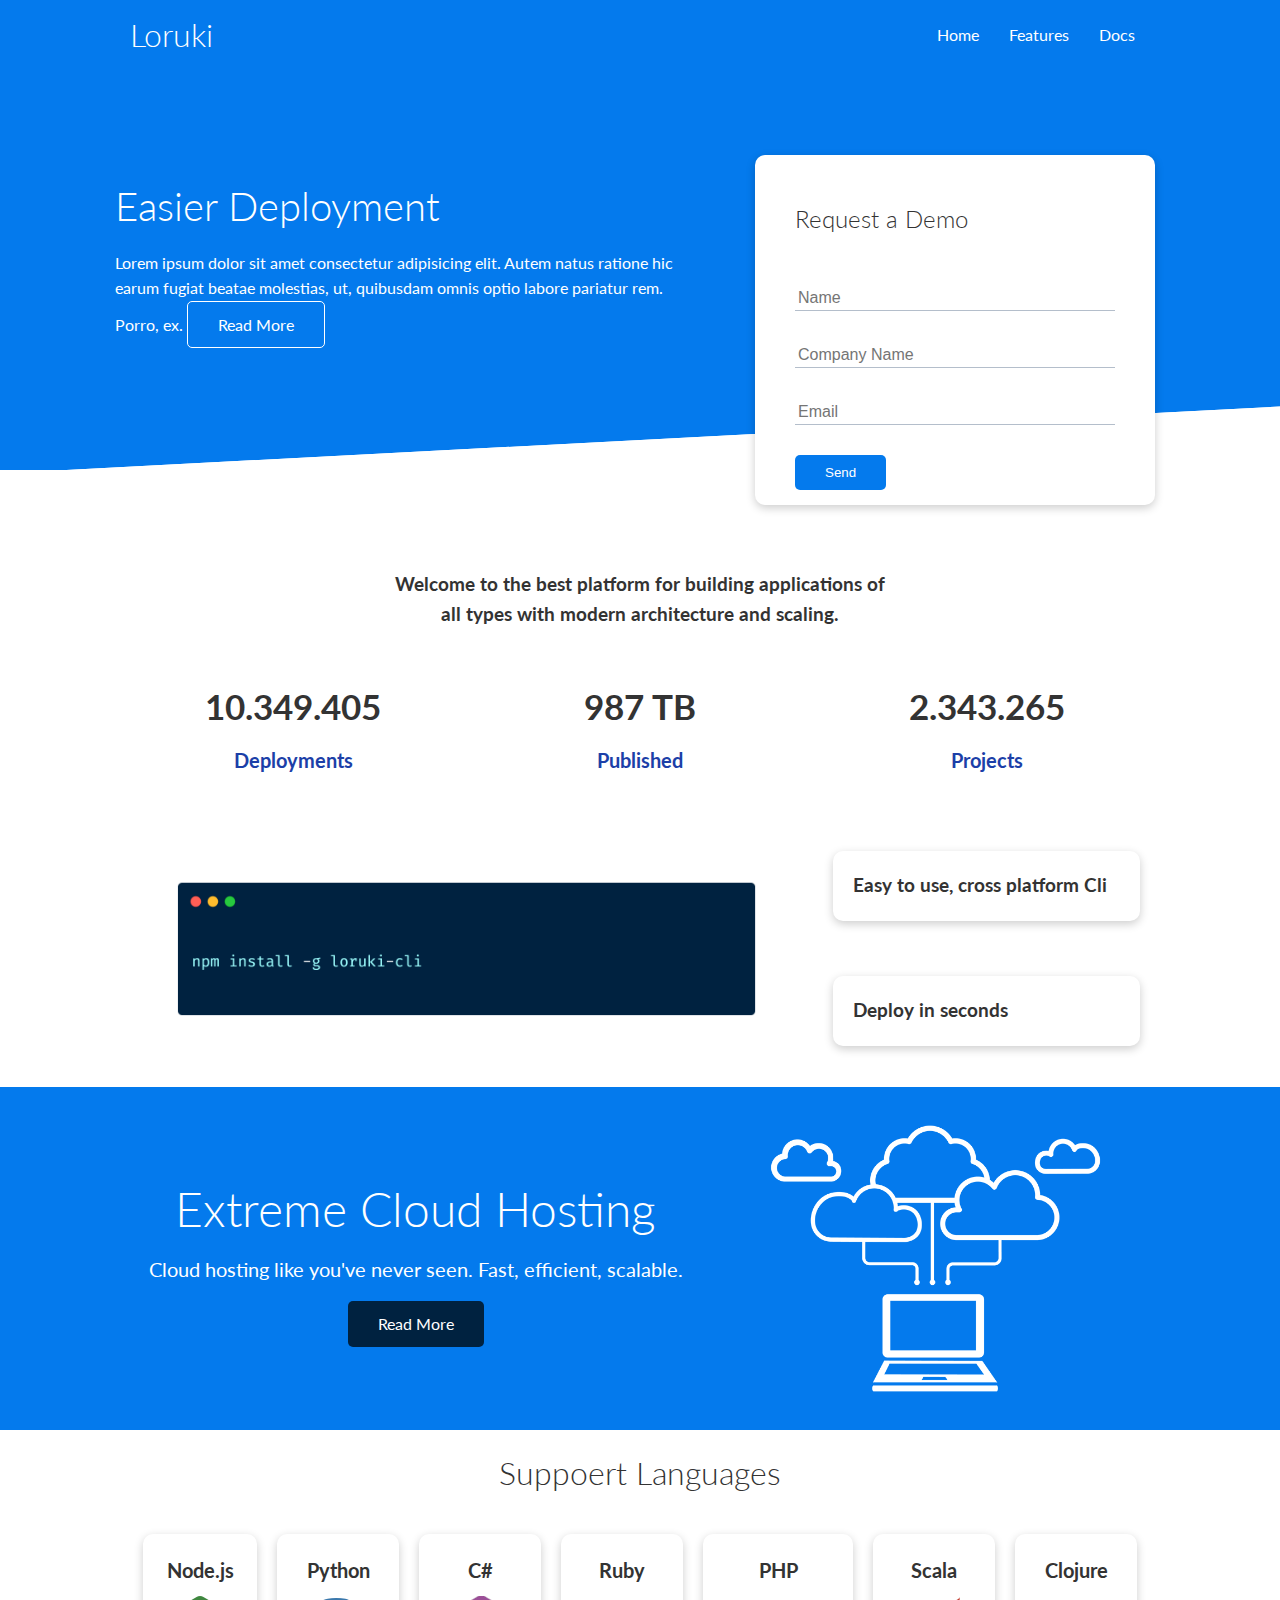
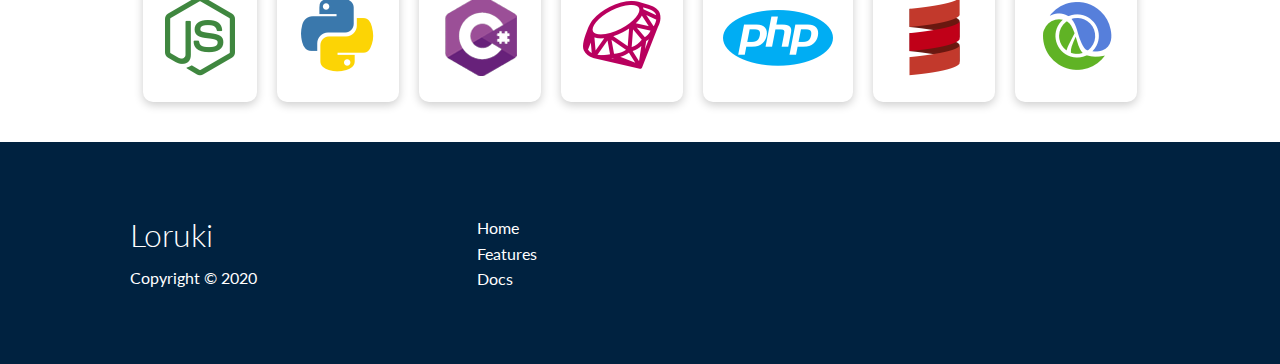
<file: index.html>
<!DOCTYPE html>
<html lang="en">
<head>
  <meta charset="UTF-8">
  <meta name="viewport" content="width=device-width, initial-scale=1.0">
  <link rel="stylesheet" href="css/utilities.css">
  <link rel="stylesheet" href="css/style.css">
  <link rel="stylesheet" href="https://cdnjs.cloudflare.com/ajax/libs/font-awesome/5.15.1/css/all.min.css" integrity="sha512-+4zCK9k+qNFUR5X+cKL9EIR+ZOhtIloNl9GIKS57V1MyNsYpYcUrUeQc9vNfzsWfV28IaLL3i96P9sdNyeRssA==" crossorigin="anonymous" />
  <title>Loruki | Cloud Hosting For Everyone</title>
</head>
<body>
  <!-- Navbar -->
  <div class="navbar">
    <div class="container flex">
      <h1 class="logo">Loruki</h1>
      <nav>
        <ul>
          <li><a href="index.html">Home</a></li>
          <li><a href="features.html">Features</a></li>
          <li><a href="docs.html">Docs</a></li>
        </ul>
      </nav>
    </div>
  </div>
  <!-- Showcase -->
  <section class="showcase">
    <div class="container grid">
      <div class="showcase-text">
        <h1>Easier Deployment</h1>
        <p>Lorem ipsum dolor sit amet consectetur adipisicing elit. Autem natus ratione hic earum fugiat beatae molestias, ut, quibusdam omnis optio labore pariatur rem. Porro, ex.
          <a href="features.html" class="btn btn-outline">Read More</a>
        </p>
      </div>

      <div class="showcase-form card">
        <h2>Request a Demo</h2>
        <form name="contact" method="POST" netlify-honeypot="bot-field" data-netlify="true">
          <input type="hidden" name="form-name" value="contact">
          <p class="hidden">
            <label>Don’t fill this out if you’re human: <input name="bot-field" /></label>
          </p>
          <div class="form-control">
            <input type="text" name="name" placeholder="Name" required>
          </div>
          <div class="form-control">
            <input type="text" name="company" placeholder="Company Name" required>
          </div>
          <div class="form-control">
            <input type="email" name="email" placeholder="Email" required>
          </div>
          <input type="submit" value="Send" class="btn btn-primary">
        </form>
      </div>
    </div>
  </section>

  <!-- Stats -->
  <section class="stats">
    <div class="container">
      <h3 class="stats-heading text-center my-1">
        Welcome to the best platform for building applications of all types with modern architecture and scaling.
      </h3>

      <div class="grid grid-3 text-center my-4">
        <div>
          <i class="fas fa-server fa-3x"></i>
          <h3>10.349.405</h3>
          <p class="text-secondary">Deployments</p>
        </div>
        <div>
          <i class="fas fa-upload fa-3x"></i>
          <h3>987 TB</h3>
          <p class="text-secondary">Published</p>
        </div>
        <div>
          <i class="fas fa-project-diagram fa-3x"></i>
          <h3>2.343.265</h3>
          <p class="text-secondary">Projects</p>
        </div>
      </div>
    </div>
  </section>

  <!-- Cli -->
  <section class="cli">
    <div class="container grid">
      <img src="images/cli.png" alt="Cli Image">
      <div class="card">
        <h3>Easy to use, cross platform Cli</h3>
      </div>
      <div class="card">
        <h3>Deploy in seconds</h3>
      </div>
    </div>
  </section>

  <!-- Cloud -->
  <section class="cloud bg-primary my-2 py-2">
    <div class="container grid">
      <div class="text-center">
        <h2 class="lg">Extreme Cloud Hosting</h2>
        <p class="lead my-1">
          Cloud hosting like you've never seen.
          Fast, efficient, scalable.
        </p>
        <a href="features.html" class="btn btn-dark">Read More</a>
      </div>
      <img src="images/cloud.png" alt="Cloud Image">
    </div>
  </section>

  <!-- Languages -->
  <section class="languages">
    <h2 class="md text-center my-2">
      Suppoert Languages
    </h2>
    <div class="container flex">
      <div class="card">
        <h4>Node.js</h4>
        <img src="images/logos/node.png" alt="">
      </div>
      <div class="card">
        <h4>Python</h4>
        <img src="images/logos/python.png" alt="">
      </div>
      <div class="card">
        <h4>C#</h4>
        <img src="images/logos/csharp.png" alt="">
      </div>
      <div class="card">
        <h4>Ruby</h4>
        <img src="images/logos/ruby.png" alt="">
      </div>
      <div class="card">
        <h4>PHP</h4>
        <img src="images/logos/php.png" alt="">
      </div>
      <div class="card">
        <h4>Scala</h4>
        <img src="images/logos/scala.png" alt="">
      </div>
      <div class="card">
        <h4>Clojure</h4>
        <img src="images/logos/clojure.png" alt="">
      </div>
    </div>
  </section>
  <!-- Footer -->
  <footer class="footer bg-dark py-5">
    <div class="container grid grid-3">
      <div>
        <h1>Loruki</h1>
        <p>Copyright &copy; 2020</p>
      </div>
      <nav>
        <ul>
          <li><a href="index.html">Home</a></li>
          <li><a href="features.html">Features</a></li>
          <li><a href="docs.html">Docs</a></li>
        </ul>
      </nav>
      <div class="social">
        <a href="#"><i class="fab fa-github fa-2x"></i></a>
        <a href="#"><i class="fab fa-facebook fa-2x"></i></a>
        <a href="#"><i class="fab fa-instagram fa-2x"></i></a>
        <a href="#"><i class="fab fa-twitter fa-2x"></i></a>
      </div>
    </div>
  </footer>
</body>
</html>
</file>
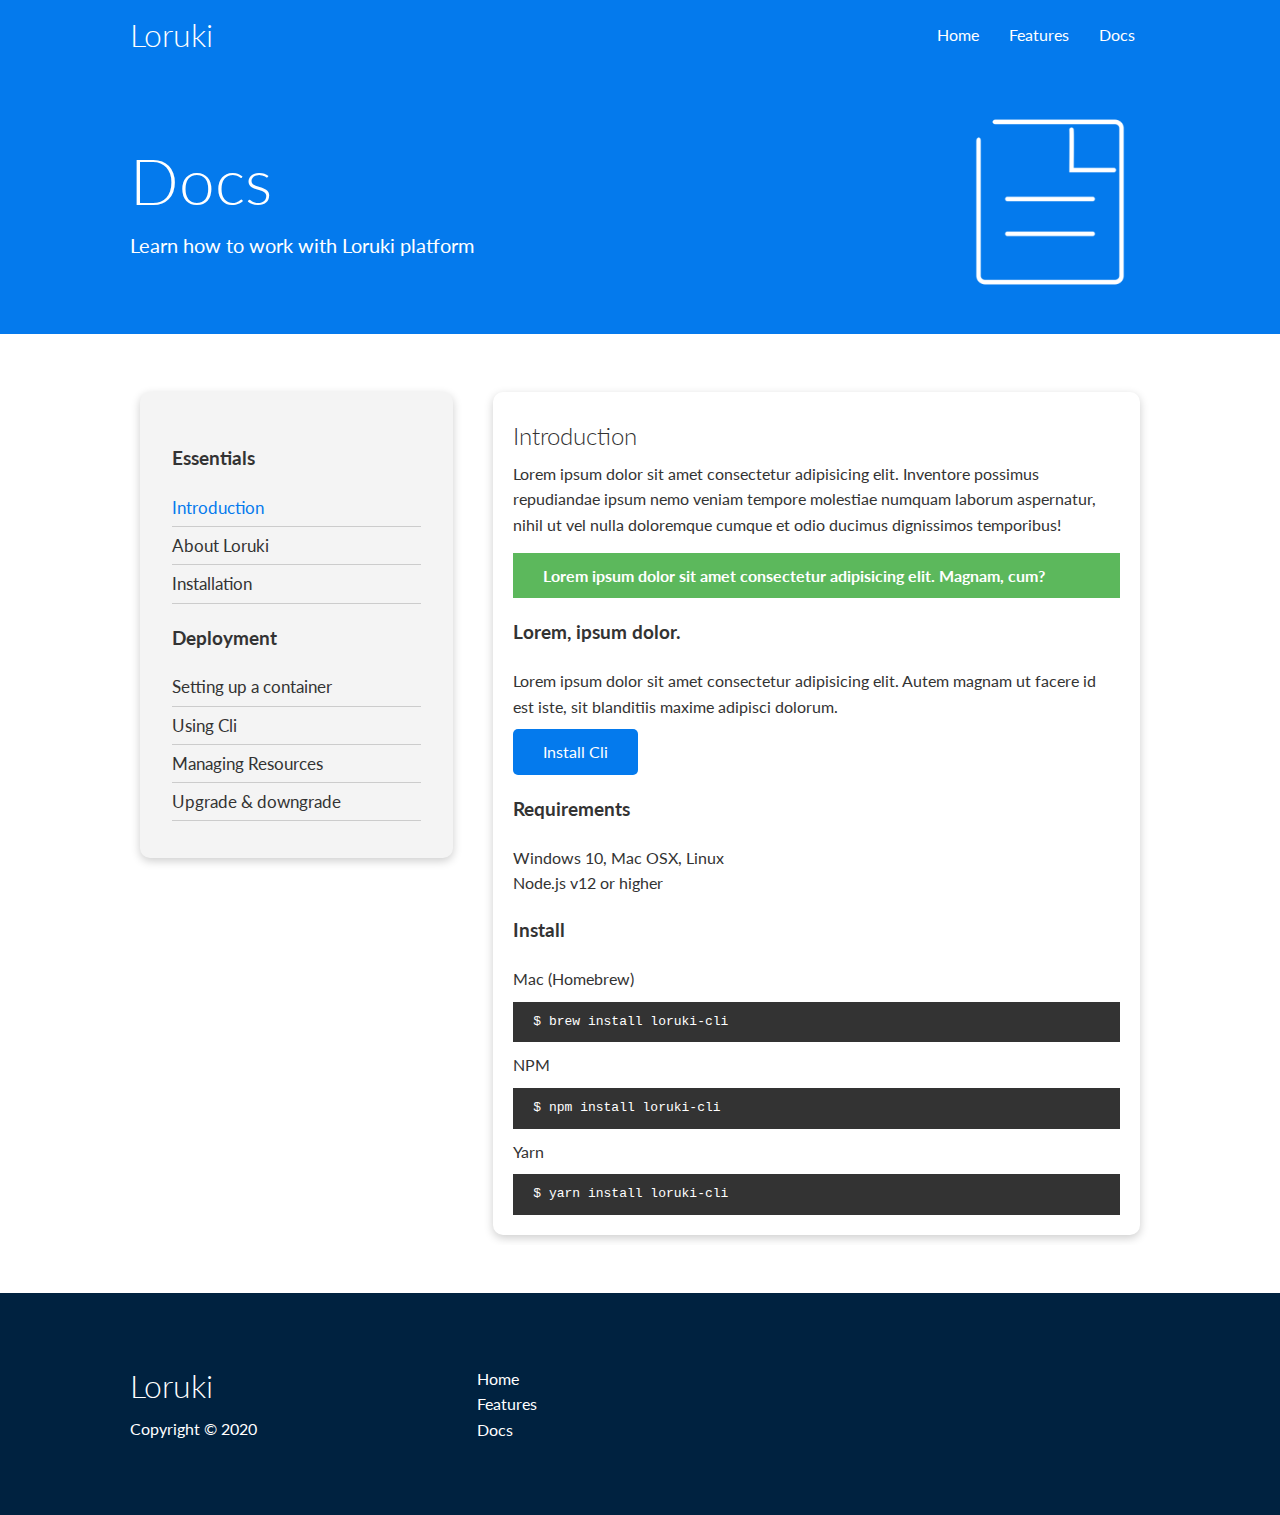
<file: docs.html>
<!DOCTYPE html>
<html lang="en">
<head>
  <meta charset="UTF-8">
  <meta name="viewport" content="width=device-width, initial-scale=1.0">
  <link rel="stylesheet" href="css/utilities.css">
  <link rel="stylesheet" href="css/style.css">
  <link rel="stylesheet" href="https://cdnjs.cloudflare.com/ajax/libs/font-awesome/5.15.1/css/all.min.css" integrity="sha512-+4zCK9k+qNFUR5X+cKL9EIR+ZOhtIloNl9GIKS57V1MyNsYpYcUrUeQc9vNfzsWfV28IaLL3i96P9sdNyeRssA==" crossorigin="anonymous" />
  <title>Loruki | Cloud Hosting For Everyone</title>
</head>
<body>
  <!-- Navbar -->
  <div class="navbar">
    <div class="container flex">
      <h1 class="logo">Loruki</h1>
      <nav>
        <ul>
          <li><a href="index.html">Home</a></li>
          <li><a href="features.html">Features</a></li>
          <li><a href="docs.html">Docs</a></li>
        </ul>
      </nav>
    </div>
  </div>

  <!-- Head -->
  <section class="docs-head bg-primary py-3">
    <div class="container grid">
      <div>
        <h1 class="xl">Docs</h1>
        <p class="lead">
          Learn how to work with Loruki platform
        </p>
      </div>
      <img src="images/docs.png" alt="">
    </div>
  </section>

  <!-- Docs Main -->
  <section class="docs-main my-4">
    <div class="container grid">
      <div class="card bg-light p-3">
        <h3>Essentials</h3>
        <nav>
          <ul>
            <li><a class="text-primary" href="#">Introduction</a></li>
            <li><a href="#">About Loruki</a></li>
            <li><a href="#">Installation</a></li>
          </ul>
        </nav>

        <h3>Deployment</h3>
        <nav>
          <ul>
            <li><a href="#">Setting up a container</a></li>
            <li><a href="#">Using Cli</a></li>
            <li><a href="#">Managing Resources</a></li>
            <li><a href="#">Upgrade & downgrade </a></li>
          </ul>
        </nav>
      </div>
      <div class="card">
        <h2>Introduction</h2>
        <p>
          Lorem ipsum dolor sit amet consectetur adipisicing elit. Inventore possimus repudiandae ipsum nemo veniam tempore molestiae numquam laborum aspernatur, nihil ut vel nulla doloremque cumque et odio ducimus dignissimos temporibus!
        </p>

        <div class="alert alert-success">
          <i class="fas fa-info"></i> Lorem ipsum dolor sit amet consectetur adipisicing elit. Magnam, cum?
        </div>

        <h3>Lorem, ipsum dolor.</h3>
        <p>Lorem ipsum dolor sit amet consectetur adipisicing elit. Autem magnam ut facere id est iste, sit blanditiis maxime adipisci dolorum.</p>
        <a href="#" class="btn btn-primary">Install Cli</a>

        <h3>Requirements</h3>
        <ul>
          <li>Windows 10, Mac OSX, Linux</li>
          <li>Node.js v12 or higher</li>
        </ul>

        <h3>Install</h3>
        <p>Mac (Homebrew)</p>
        <pre><code>$ brew install loruki-cli</code></pre>
        <p>NPM</p>
        <pre><code>$ npm install loruki-cli</code></pre>
        <p>Yarn</p>
        <pre><code>$ yarn install loruki-cli</code></pre>
      </div>
    </div>
  </section>

  <!-- Footer -->
  <footer class="footer bg-dark py-5">
    <div class="container grid grid-3">
      <div>
        <h1>Loruki</h1>
        <p>Copyright &copy; 2020</p>
      </div>
      <nav>
        <ul>
          <li><a href="index.html">Home</a></li>
          <li><a href="features.html">Features</a></li>
          <li><a href="docs.html">Docs</a></li>
        </ul>
      </nav>
      <div class="social">
        <a href="#"><i class="fab fa-github fa-2x"></i></a>
        <a href="#"><i class="fab fa-facebook fa-2x"></i></a>
        <a href="#"><i class="fab fa-instagram fa-2x"></i></a>
        <a href="#"><i class="fab fa-twitter fa-2x"></i></a>
      </div>
    </div>
  </footer>
</body>
</html>
</file>
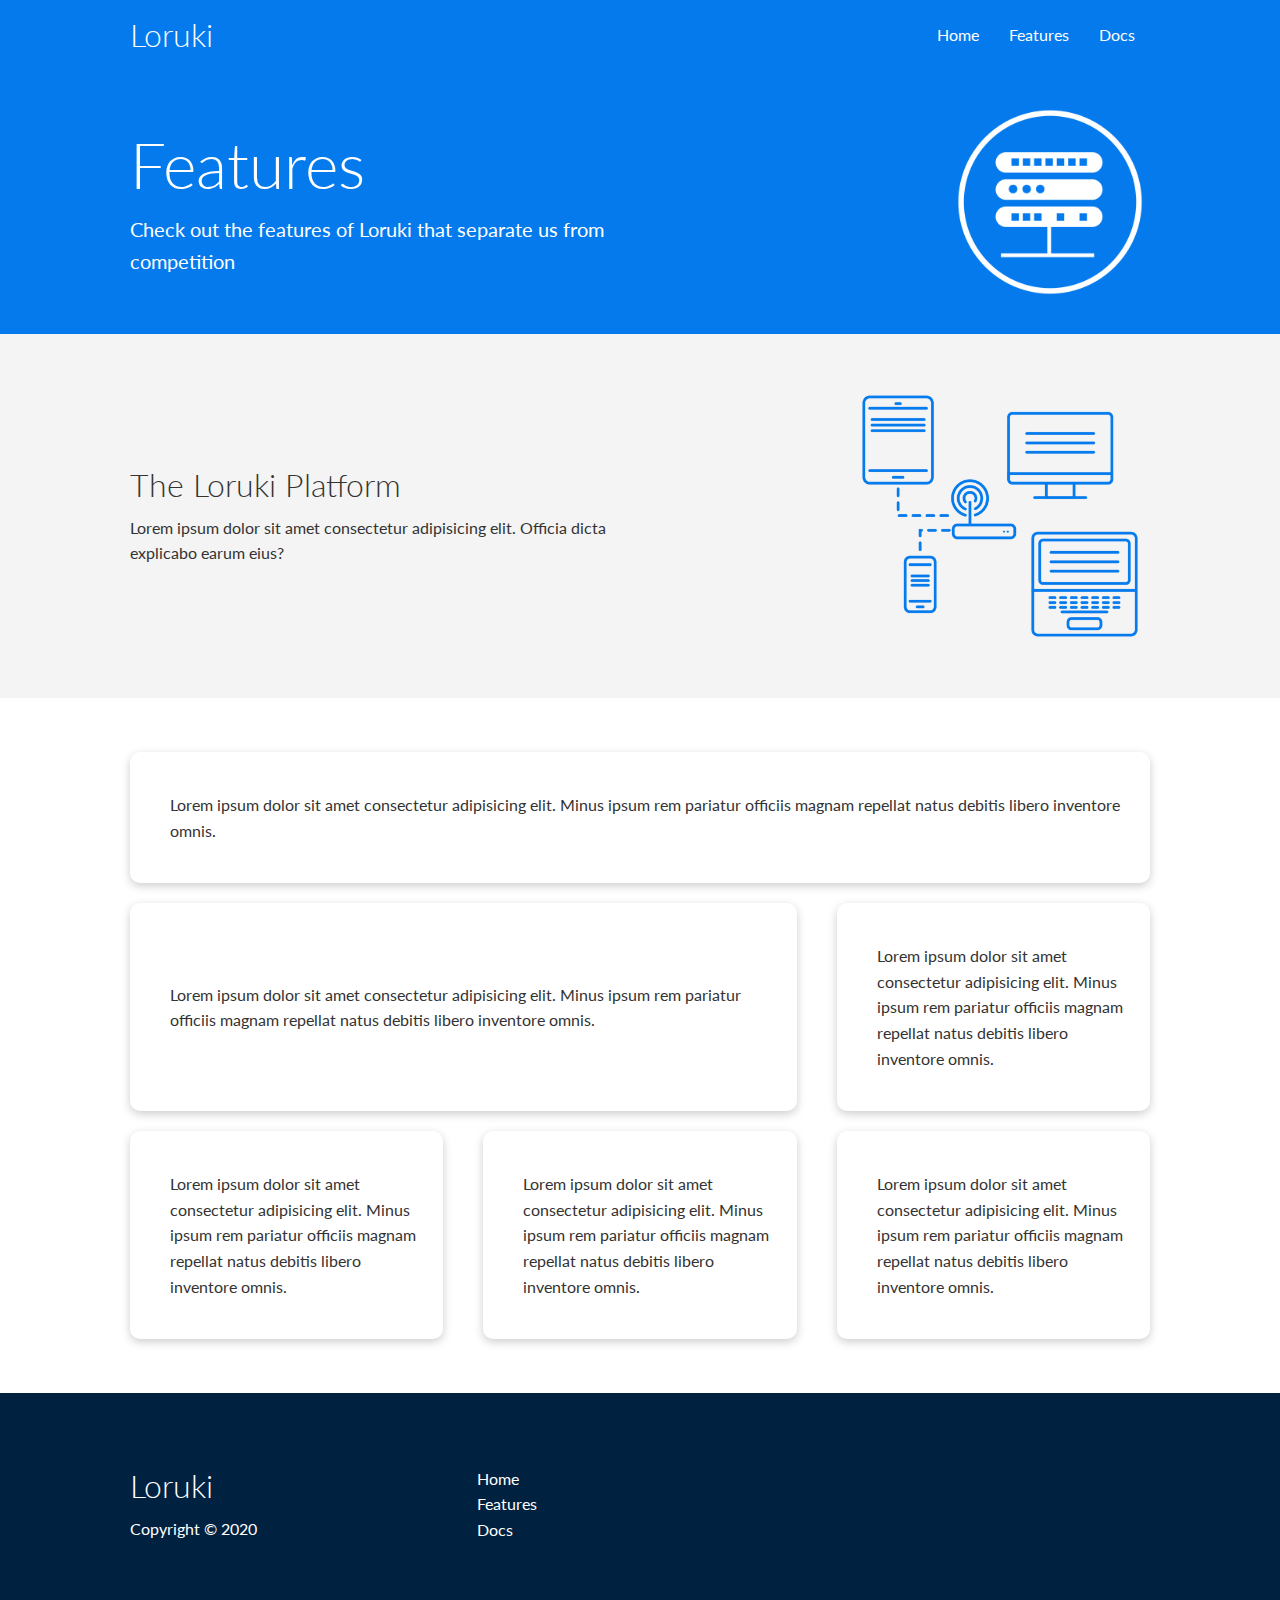
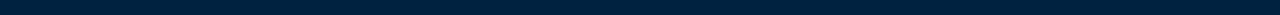
<file: features.html>
<!DOCTYPE html>
<html lang="en">
<head>
  <meta charset="UTF-8">
  <meta name="viewport" content="width=device-width, initial-scale=1.0">
  <link rel="stylesheet" href="css/utilities.css">
  <link rel="stylesheet" href="css/style.css">
  <link rel="stylesheet" href="https://cdnjs.cloudflare.com/ajax/libs/font-awesome/5.15.1/css/all.min.css" integrity="sha512-+4zCK9k+qNFUR5X+cKL9EIR+ZOhtIloNl9GIKS57V1MyNsYpYcUrUeQc9vNfzsWfV28IaLL3i96P9sdNyeRssA==" crossorigin="anonymous" />
  <title>Loruki | Cloud Hosting For Everyone</title>
</head>
<body>
  <!-- Navbar -->
  <div class="navbar">
    <div class="container flex">
      <h1 class="logo">Loruki</h1>
      <nav>
        <ul>
          <li><a href="index.html">Home</a></li>
          <li><a href="features.html">Features</a></li>
          <li><a href="docs.html">Docs</a></li>
        </ul>
      </nav>
    </div>
  </div>

  <!-- Head -->
  <section class="features-head bg-primary py-3">
    <div class="container grid">
      <div>
        <h1 class="xl">Features</h1>
        <p class="lead">
          Check out the features of Loruki that separate us from competition
        </p>
      </div>
      <img src="images/server.png" alt="">
    </div>
  </section>

  <!-- Sub Head -->
  <section class="features-sub-head bg-light py-3">
    <div class="container grid">
      <div>
        <h1 class="md">The Loruki Platform</h1>
        <p>
          Lorem ipsum dolor sit amet consectetur adipisicing elit. Officia dicta explicabo earum eius?
        </p>
      </div>
      <img src="images/server2.png" alt="">
    </div>
  </section>

  <!-- Main Features -->
  <section class="features-main my-2">
    <div class="container grid grid-3">
      <div class="card flex">
        <i class="fas fa-server fa-3x"></i>
        <p>Lorem ipsum dolor sit amet consectetur adipisicing elit. Minus ipsum rem pariatur officiis magnam repellat natus debitis libero inventore omnis.</p>
      </div>
      <div class="card flex">
        <i class="fas fa-network-wired fa-3x"></i>
        <p>Lorem ipsum dolor sit amet consectetur adipisicing elit. Minus ipsum rem pariatur officiis magnam repellat natus debitis libero inventore omnis.</p>
      </div>
      <div class="card flex">
        <i class="fas fa-laptop-code fa-3x"></i>
        <p>Lorem ipsum dolor sit amet consectetur adipisicing elit. Minus ipsum rem pariatur officiis magnam repellat natus debitis libero inventore omnis.</p>
      </div>
      <div class="card flex">
        <i class="fas fa-database fa-3x"></i>
        <p>Lorem ipsum dolor sit amet consectetur adipisicing elit. Minus ipsum rem pariatur officiis magnam repellat natus debitis libero inventore omnis.</p>
      </div>
      <div class="card flex">
        <i class="fas fa-power-off fa-3x"></i>
        <p>Lorem ipsum dolor sit amet consectetur adipisicing elit. Minus ipsum rem pariatur officiis magnam repellat natus debitis libero inventore omnis.</p>
      </div>
      <div class="card flex">
        <i class="fas fa-upload fa-3x"></i>
        <p>Lorem ipsum dolor sit amet consectetur adipisicing elit. Minus ipsum rem pariatur officiis magnam repellat natus debitis libero inventore omnis.</p>
      </div>
    </div>
  </section>


  <!-- Footer -->
  <footer class="footer bg-dark py-5">
    <div class="container grid grid-3">
      <div>
        <h1>Loruki</h1>
        <p>Copyright &copy; 2020</p>
      </div>
      <nav>
        <ul>
          <li><a href="index.html">Home</a></li>
          <li><a href="features.html">Features</a></li>
          <li><a href="docs.html">Docs</a></li>
        </ul>
      </nav>
      <div class="social">
        <a href="#"><i class="fab fa-github fa-2x"></i></a>
        <a href="#"><i class="fab fa-facebook fa-2x"></i></a>
        <a href="#"><i class="fab fa-instagram fa-2x"></i></a>
        <a href="#"><i class="fab fa-twitter fa-2x"></i></a>
      </div>
    </div>
  </footer>
</body>
</html>
</file>
<file: css/utilities.css>
/* Utilities */
.container {
  max-width: 1100px;
  margin: 0 auto;
  overflow: auto;
  padding: 0 40px;
}

.card {
  background-color: #fff;
  color: #333;
  border-radius: 10px;
  box-shadow: 0 3px 10px rgba(0, 0, 0, 0.2);
  padding: 20px;
  margin: 10px;
}

.btn {
  display: inline-block;
  padding: 10px 30px;
  cursor: pointer;
  background-color: var(--primary-color);
  color: #fff;
  border: none;
  border-radius: 5px;
}

.btn-outline {
  background-color: transparent;
  border: 1px solid #fff;
}

.btn:hover {
  transform: scale(0.98);
}

/* Bakcground & colored button */

.bg-primary, 
.btn-primary {
  background-color: var(--primary-color);
  color: #fff;
}

.bg-secondary, 
.btn-secondary {
  background-color: var(--secondary-color);
  color: #fff;
}

.bg-dark, 
.btn-dark {
  background-color: var(--dark-color);
  color: #fff;
}

.bg-light, 
.btn-light {
  background-color: var(--light-color);
  color: #333;
}

.bg-primary a, 
.btn-primary a,
.bg-secondary a, 
.btn-secondary a,
.bg-dark a, 
.btn-dark a {
  color: #fff;
}

/* Text colors */
.text-primary {
  color: var(--primary-color);
}

.text-secondary {
  color: var(--secondary-color);
}

.text-dark {
  color: var(--dark-color);
}
 
.text-light {
  color: var(--light-color);
}

/* Text Sizes */

.lead {
  font-size: 20px;
}

.sm {
  font-size: 1rem;
}

.md {
  font-size: 2rem;
}

.lg {
  font-size: 3rem;
}

.xl {
  font-size: 4rem;
}

.text-center {
  text-align: center;
}

/* Alert */
.alert {
  background-color: var(--light-color);
  padding: 10px 20px;
  font-weight: bold;
  margin: 15px 0;
}

.alert i {
  margin-right: 10px;
}

.alert-success {
  background-color: var(--success-color);
  color: #fff;
}

.alert-error {
  background-color: var(--error-color);
  color: #fff;
}

.flex {
  display: flex;
  justify-content: center;
  align-items: center;
  height: 100%;
}

.grid {
  display: grid;
  grid-template-columns: repeat(2, 1fr);
  grid-gap: 20px;
  justify-content: center;
  align-items: center;
  height: 100%;
}

.grid-3 {
  grid-template-columns: repeat(3, 1fr);
}

/* Margin */

.my-1 {
 margin: 1rem 0; 
}

.my-2 {
  margin: 1.5rem 0; 
}

.my-3 {
  margin: 2rem 0; 
}
.my-4 {
  margin: 3rem 0; 
}

.my-5 {
  margin: 4rem 0; 
}

.m-1 {
  margin: 1rem; 
 }
 
.m-2 {
  margin: 1.5rem; 
}

.m-3 {
  margin: 2rem; 
}
.m-4 {
  margin: 3rem; 
}

.m-5 {
  margin: 4rem; 
}

/* Padding */
.py-1 {
  padding: 1rem 0; 
}

.py-2 {
  padding: 1.5rem 0; 
}

.py-3 {
  padding: 2rem 0; 
}
.py-4 {
  padding: 3rem 0; 
}

.py-5 {
  padding: 4rem 0; 
}

.p-1 {
  padding: 1rem; 
 }
 
.p-2 {
  padding: 1.5rem; 
}

.p-3 {
  padding: 2rem; 
}
.p-4 {
  padding: 3rem; 
}

.p-5 {
  padding: 4rem; 
}
</file>
<file: css/style.css>
@import url('https://fonts.googleapis.com/css2?family=Lato:wght@300&display=swap');

:root {
  --primary-color: #047aed;
  --secondary-color: #1c3fa8;
  --dark-color: #002240;
  --light-color: #f4f4f4;
  --success-color: #5cb85c;
  --error-color: #d9534f;
}

* {
  box-sizing: border-box;
  margin: 0;
  padding: 0;
}

body {
  font-family: 'Lato', sans-serif;
  color: #333;
  line-height: 1.6;
}

ul {
  list-style-type: none;
}

a {
  text-decoration: none;
  color: #333;
}

h1, h2 {
  font-weight: 300;
  line-height: 1.2;
  margin: 10px 0;
}

p {
  margin: 10px 0;
}

img {
  width: 100%;
}

code, 
pre {
  background: #333;
  color: #fff;
  padding: 10px;
}

.hidden {
  visibility: hidden;
  height: 0;
}


/* Navbar */
.navbar {
  background-color: var(--primary-color);
  color: #FFF;
  height: 70px;
}

.navbar ul {
  display: flex;
}

.navbar a {
  color: #FFF;
  padding: 10px;
  margin: 0 5px;
}

.navbar a:hover {
  border-bottom: 2px solid #FFF;
}

.navbar .flex {
  justify-content: space-between;
}
/* Showcase */

.showcase {
  height: 400px;
  background-color: var(--primary-color);
  color: #fff;
  position: relative;
}

.showcase h1 {
  font-size: 40px;
}

.showcase p {
  margin: 20px 0;
}

.showcase .grid {
  overflow: visible;
  grid-template-columns: 55% 45%;
  gap: 30px;
}

.showcase-text {
  animation: SlideInFromLeft 1s ease-in;
}

.showcase-form {
  position: relative;
  top: 60px;
  height: 350px;
  width: 400px;
  padding: 40px;
  justify-self: flex-end;
  z-index: 100;
  animation: SlideInFromRight 1s ease-in;
}

.showcase-form .form-control {
  margin: 30px 0;
}

.showcase-form input[type="text"],
.showcase-form input[type="email"] {
  border: 0;
  border-bottom: 1px solid #b4becb;
  width: 100%;
  padding: 3px;
  font-size: 16px;
}

.showcase-form input:focus {
  outline: none;
}

.showcase::before,
.showcase::after {
  content: '';
  position: absolute;
  height: 100px;
  bottom: -70px;
  right: 0;
  left: 0;
  background: #fff;
  transform: skewY(-3deg);
  -webkit-transform: skewY(-3deg);
  -moz-transform: skewY(-3deg);
  -ms-transform: skewY(-3deg);
}

/* Stats */

.stats {
  padding-top: 100px;
  animation: SlideInFromBottom 1s ease-in;
}

.stats-heading {
  max-width: 500px;
  margin: auto;
}

.stats .grid h3 {
  font-size: 35px;
}

.stats .grid p {
  font-size: 20px;
  font-weight: bold;
}

/* Cli */

.cli .grid {
  grid-template-columns: repeat(3, 1fr);
  grid-template-rows: repeat(2, 1fr);
}

.cli .grid *:first-child {
  grid-column: 1 /span 2;
  grid-row: 1 /span 2;
}

/* Cloud */
.cloud .grid {
  grid-template-columns: 4fr 3fr;
}

/* Languages */
.languages .flex {
  flex-wrap: wrap;
}

.languages .card {
  text-align: center;
  margin: 18px 10px 40px;
  transition: transform 0.2s ease-in;

}

.languages .card:hover {
  transform: translateY(-15px);
}

.languages .card h4 {
  font-size: 20px;
  margin-bottom: 10px;
}

/* Features & Docs*/
.features-head img,
.docs-head img {
  width: 200px;
  justify-self: flex-end;
}

.features-sub-head img {
  width: 300px;
  justify-self: flex-end;
}

.features-main .card > i {
  margin-right: 20px;
}

.features-main .grid {
  padding: 30px;
}

.features-main .grid > *:first-child {
  grid-column: 1 / span 3;
}

.features-main .grid > *:nth-child(2) {
  grid-column: 1 / span 2;
}

/* Docs */
.docs-main h3 {
  margin: 20px 0;
}

.docs-main .grid {
  grid-template-columns: 1fr 2fr;
  align-items: flex-start;
}

.docs-main nav li {
  font-size: 17px;
  padding-bottom: 5px;
  margin-bottom: 5px;
  border-bottom: 1px solid #ccc;
}

.docs-main a:hover {
  font-weight: bold;
}

/* Footer */

.footer .social a {
  margin: 0 10px;
}

/* Animations */

@keyframes SlideInFromLeft {
  0% {
    transform: translateX(-100%);
  }

  100% {
    transform: translateX(0);
  }
}

@keyframes SlideInFromRight {
  0% {
    transform: translateX(100%);
  }

  100% {
    transform: translateX(0);
  }
}

@keyframes SlideInFromTop {
  0% {
    transform: translateY(-100%);
  }

  100% {
    transform: translateX(0);
  }
}

@keyframes SlideInFromBottom {
  0% {
    transform: translateY(100%);
  }

  100% {
    transform: translateX(0);
  }
}



/* Tablets and under */
@media(max-width: 768px) {
  .grid,
  .showcase .grid,
  .stats .grid,
  .cli .grid,
  .cloud .grid,
  .features-main .grid,
  .docs-main .grid {
    grid-template-columns: 1fr;
    grid-template-rows: 1fr;
  }

  .showcase {
    height: auto;
  }

  .showcase-text {
    text-align: center;
    margin-top: 40px;
    animation: SlideInFromTop 1s ease-in;
  }

  .showcase-form {
    justify-self: center;
    margin: auto;
    animation: SlideInFromBottom 1s ease-in;
  }

  .cli .grid *:first-child {
    grid-column: 1;
    grid-row: 1;
  }

  .features-head,
  .features-sub-head,
  .docs-head {
    text-align: center;
  } 
  .features-head img,
  .features-sub-head img,
  .docs-head img {
    justify-self: center;
  } 
  
  .features-main .grid > *:first-child,
  .features-main .grid > *:nth-child(2){
    grid-column: 1;
  }
}



/* Mobiles */
@media(max-width: 500px) {
  .navbar {
    height: 110px;
  }

  .navbar .flex {
    flex-direction: column;
  }

  .navbar ul {
    padding: 10px;
    background-color: rgba(0, 0, 0, 0.1);
  } 

}
</file>
